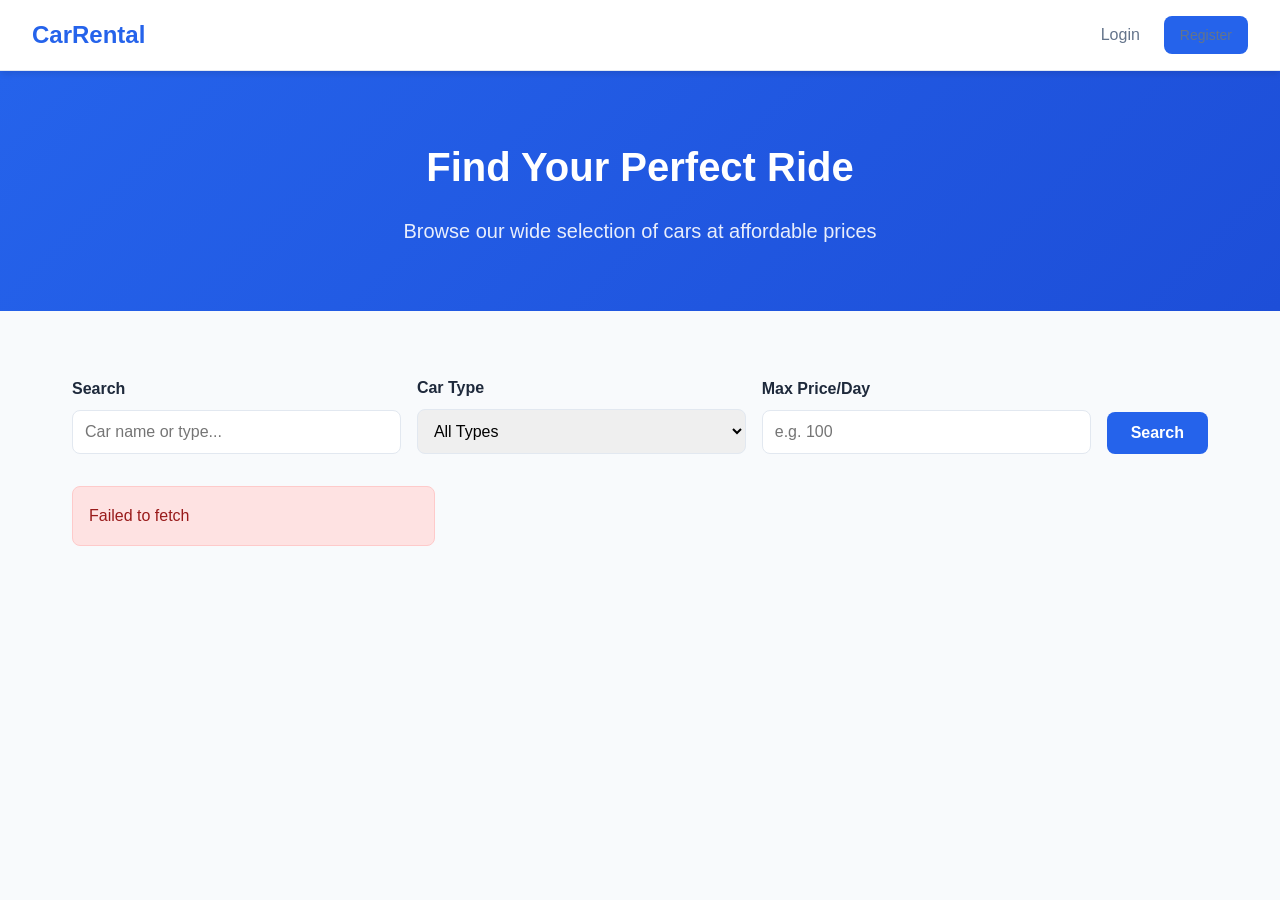
<file: index.html>
<!DOCTYPE html>
<html lang="en">
<head>
    <meta charset="UTF-8">
    <meta name="viewport" content="width=device-width, initial-scale=1.0">
    <title>Car Rental - Find Your Perfect Car</title>
    <link rel="stylesheet" href="css/styles.css">
</head>
<body>
    <nav class="navbar">
        <a href="index.html" class="navbar-brand">CarRental</a>
        <div class="navbar-links" id="authLinks"></div>
    </nav>

    <div class="hero">
        <h1>Find Your Perfect Ride</h1>
        <p>Browse our wide selection of cars at affordable prices</p>
    </div>

    <div class="container">
        <div class="filter-bar">
            <div class="form-group">
                <label for="searchInput">Search</label>
                <input type="text" id="searchInput" class="form-control" placeholder="Car name or type...">
            </div>
            <div class="form-group">
                <label for="typeFilter">Car Type</label>
                <select id="typeFilter" class="form-control">
                    <option value="">All Types</option>
                    <option value="SUV">SUV</option>
                    <option value="Sedan">Sedan</option>
                    <option value="Sports">Sports</option>
                </select>
            </div>
            <div class="form-group">
                <label for="maxPriceFilter">Max Price/Day</label>
                <input type="number" id="maxPriceFilter" class="form-control" placeholder="e.g. 100">
            </div>
            <button class="btn btn-primary" onclick="loadCars()">Search</button>
        </div>

        <div id="carsContainer" class="grid"></div>
    </div>

    <script src="js/api.js"></script>
    <script src="js/cars.js"></script>
    <script>
        updateNavbar();
        loadCars();
    </script>
</body>
</html>
</file>
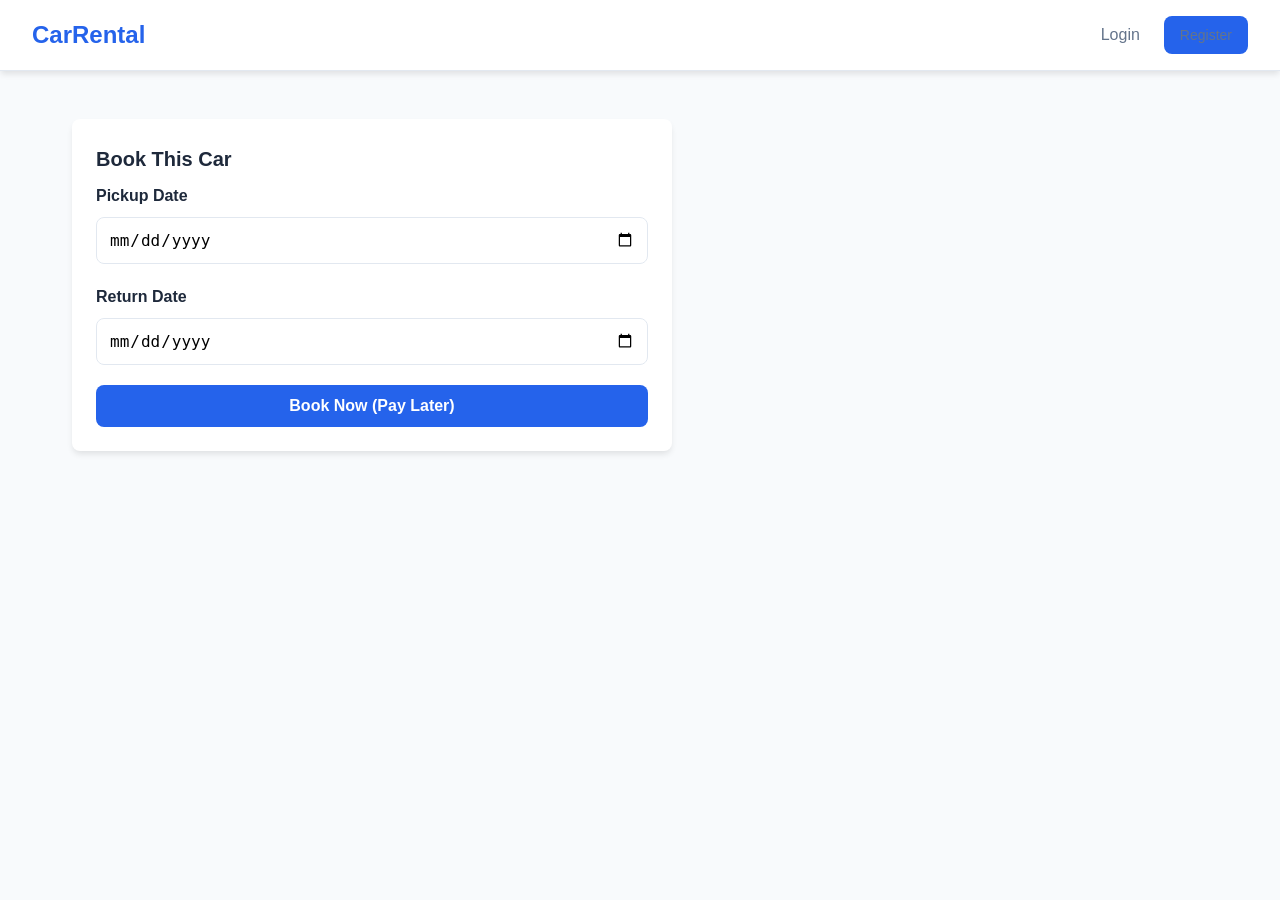
<file: car-detail.html>
<!DOCTYPE html>
<html lang="en">
<head>
    <meta charset="UTF-8">
    <meta name="viewport" content="width=device-width, initial-scale=1.0">
    <title>Car Details - Car Rental</title>
    <link rel="stylesheet" href="css/styles.css">
</head>
<body>
    <nav class="navbar">
        <a href="index.html" class="navbar-brand">CarRental</a>
        <div class="navbar-links" id="authLinks"></div>
    </nav>

    <div class="container">
        <div id="carDetails"></div>

        <div class="card mt-2" style="max-width: 600px;">
            <div class="card-body">
                <h3 class="card-title">Book This Car</h3>
                <div id="bookingAlert"></div>
                <form id="bookingForm">
                    <div class="form-group">
                        <label for="startDate">Pickup Date</label>
                        <input type="date" id="startDate" class="form-control" required>
                    </div>
                    <div class="form-group">
                        <label for="endDate">Return Date</label>
                        <input type="date" id="endDate" class="form-control" required>
                    </div>
                    <div id="pricePreview" class="mb-2" style="font-weight: 600; color: var(--primary);"></div>
                    <button type="submit" class="btn btn-primary" style="width: 100%;">Book Now (Pay Later)</button>
                </form>
            </div>
        </div>
    </div>

    <script src="js/api.js"></script>
    <script src="js/booking.js"></script>
    <script>
        updateNavbar();
        loadCarDetail();
    </script>
</body>
</html>
</file>
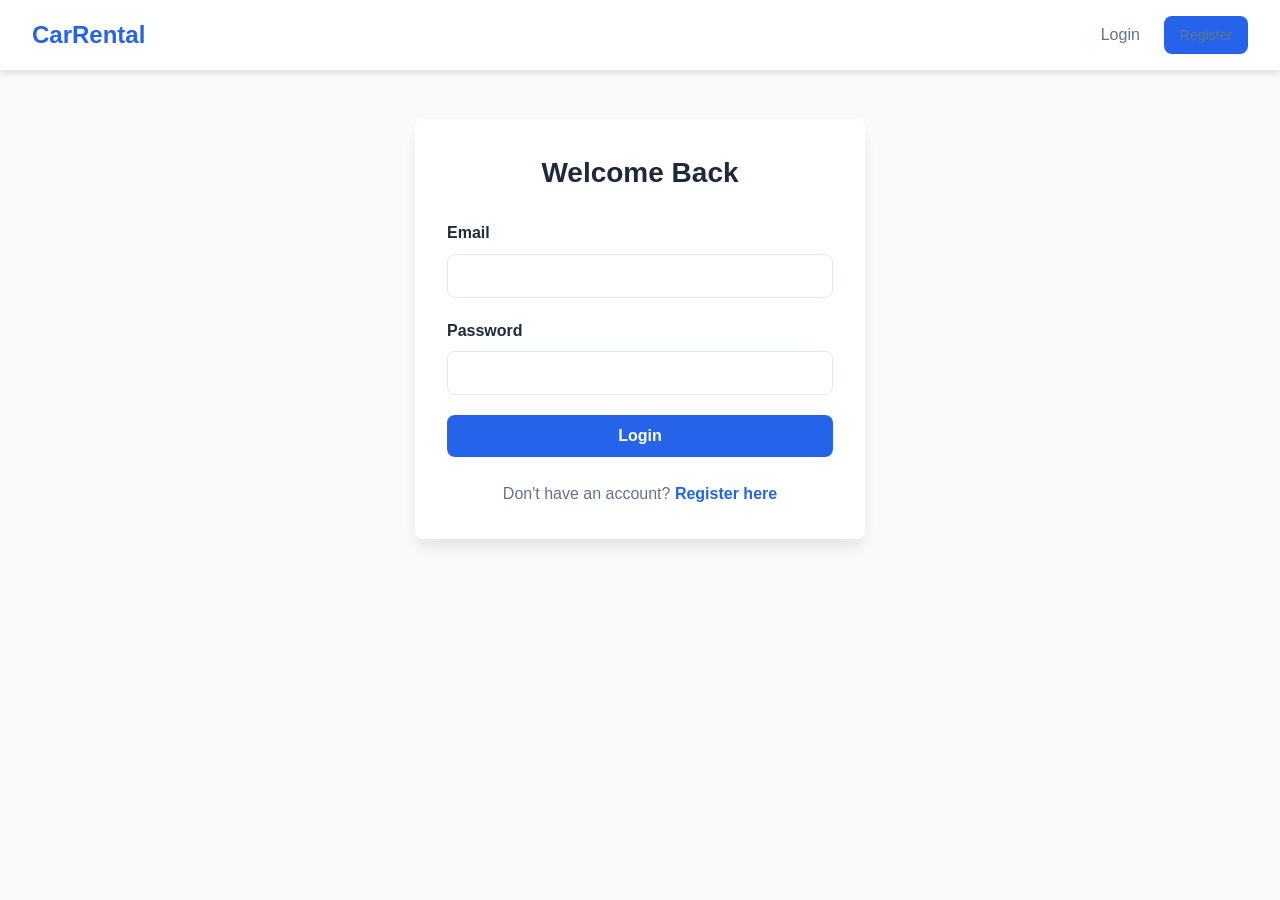
<file: my-bookings.html>
<!DOCTYPE html>
<html lang="en">
<head>
    <meta charset="UTF-8">
    <meta name="viewport" content="width=device-width, initial-scale=1.0">
    <title>My Bookings - Car Rental</title>
    <link rel="stylesheet" href="css/styles.css">
</head>
<body>
    <nav class="navbar">
        <a href="index.html" class="navbar-brand">CarRental</a>
        <div class="navbar-links" id="authLinks"></div>
    </nav>

    <div class="container">
        <h2 style="margin-bottom: 1.5rem;">My Bookings</h2>
        <div id="bookingsContainer" class="table-container"></div>
    </div>

    <script src="js/api.js"></script>
    <script src="js/booking.js"></script>
    <script>
        updateNavbar();
        requireAuth();
        loadMyBookings();
    </script>
</body>
</html>
</file>
<file: css/styles.css>
/* ===== CSS Variables ===== */
:root {
    --primary: #2563eb;
    --primary-dark: #1d4ed8;
    --secondary: #64748b;
    --success: #10b981;
    --danger: #ef4444;
    --warning: #f59e0b;
    --light: #f8fafc;
    --dark: #1e293b;
    --white: #ffffff;
    --border: #e2e8f0;
    --shadow: 0 4px 6px -1px rgba(0, 0, 0, 0.1);
    --shadow-lg: 0 10px 15px -3px rgba(0, 0, 0, 0.1);
    --radius: 8px;
}

/* ===== Reset & Base ===== */
* {
    margin: 0;
    padding: 0;
    box-sizing: border-box;
}

body {
    font-family: 'Segoe UI', Tahoma, Geneva, Verdana, sans-serif;
    background: var(--light);
    color: var(--dark);
    line-height: 1.6;
}

a {
    text-decoration: none;
    color: inherit;
}

/* ===== Navbar ===== */
.navbar {
    background: var(--white);
    border-bottom: 1px solid var(--border);
    padding: 1rem 2rem;
    display: flex;
    justify-content: space-between;
    align-items: center;
    position: sticky;
    top: 0;
    z-index: 100;
    box-shadow: var(--shadow);
}

.navbar-brand {
    font-size: 1.5rem;
    font-weight: 700;
    color: var(--primary);
}

.navbar-links {
    display: flex;
    gap: 1.5rem;
    align-items: center;
}

.navbar-links a {
    font-weight: 500;
    color: var(--secondary);
    transition: color 0.2s;
}

.navbar-links a:hover {
    color: var(--primary);
}

.navbar-links .btn {
    padding: 0.5rem 1rem;
    border-radius: var(--radius);
}

/* ===== Buttons ===== */
.btn {
    display: inline-flex;
    align-items: center;
    justify-content: center;
    padding: 0.75rem 1.5rem;
    border: none;
    border-radius: var(--radius);
    font-size: 1rem;
    font-weight: 600;
    cursor: pointer;
    transition: all 0.2s;
}

.btn-primary {
    background: var(--primary);
    color: var(--white);
}

.btn-primary:hover {
    background: var(--primary-dark);
}

.btn-success {
    background: var(--success);
    color: var(--white);
}

.btn-danger {
    background: var(--danger);
    color: var(--white);
}

.btn-warning {
    background: var(--warning);
    color: var(--white);
}

.btn-secondary {
    background: var(--secondary);
    color: var(--white);
}

.btn-outline {
    background: transparent;
    border: 2px solid var(--primary);
    color: var(--primary);
}

.btn-outline:hover {
    background: var(--primary);
    color: var(--white);
}

.btn-sm {
    padding: 0.4rem 0.8rem;
    font-size: 0.875rem;
}

/* ===== Container & Grid ===== */
.container {
    max-width: 1200px;
    margin: 0 auto;
    padding: 2rem;
}

.grid {
    display: grid;
    grid-template-columns: repeat(auto-fill, minmax(300px, 1fr));
    gap: 1.5rem;
}

/* ===== Cards ===== */
.card {
    background: var(--white);
    border-radius: var(--radius);
    box-shadow: var(--shadow);
    overflow: hidden;
    transition: transform 0.2s, box-shadow 0.2s;
}

.card:hover {
    transform: translateY(-4px);
    box-shadow: var(--shadow-lg);
}

.card-image {
    width: 100%;
    height: 200px;
    object-fit: cover;
}

.card-body {
    padding: 1.5rem;
}

.card-title {
    font-size: 1.25rem;
    font-weight: 700;
    margin-bottom: 0.5rem;
}

.card-text {
    color: var(--secondary);
    margin-bottom: 1rem;
}

.card-footer {
    padding: 1rem 1.5rem;
    border-top: 1px solid var(--border);
    display: flex;
    justify-content: space-between;
    align-items: center;
}

.price {
    font-size: 1.25rem;
    font-weight: 700;
    color: var(--primary);
}

/* ===== Forms ===== */
.form-container {
    max-width: 450px;
    margin: 3rem auto;
    background: var(--white);
    padding: 2rem;
    border-radius: var(--radius);
    box-shadow: var(--shadow-lg);
}

.form-title {
    text-align: center;
    margin-bottom: 1.5rem;
    font-size: 1.75rem;
}

.form-group {
    margin-bottom: 1.25rem;
}

.form-group label {
    display: block;
    margin-bottom: 0.5rem;
    font-weight: 600;
}

.form-control {
    width: 100%;
    padding: 0.75rem;
    border: 1px solid var(--border);
    border-radius: var(--radius);
    font-size: 1rem;
    transition: border-color 0.2s;
}

.form-control:focus {
    outline: none;
    border-color: var(--primary);
}

.form-footer {
    text-align: center;
    margin-top: 1.5rem;
    color: var(--secondary);
}

.form-footer a {
    color: var(--primary);
    font-weight: 600;
}

/* ===== Tables ===== */
.table-container {
    overflow-x: auto;
}

.table {
    width: 100%;
    border-collapse: collapse;
    background: var(--white);
    border-radius: var(--radius);
    overflow: hidden;
    box-shadow: var(--shadow);
}

.table th,
.table td {
    padding: 1rem;
    text-align: left;
    border-bottom: 1px solid var(--border);
}

.table th {
    background: var(--dark);
    color: var(--white);
    font-weight: 600;
    text-transform: uppercase;
    font-size: 0.875rem;
}

.table tr:hover {
    background: var(--light);
}

/* ===== Status Badges ===== */
.badge {
    display: inline-block;
    padding: 0.35rem 0.75rem;
    border-radius: 9999px;
    font-size: 0.75rem;
    font-weight: 600;
    text-transform: uppercase;
}

.badge-pending {
    background: #fef3c7;
    color: #92400e;
}

.badge-confirmed {
    background: #d1fae5;
    color: #065f46;
}

.badge-cancelled {
    background: #fee2e2;
    color: #991b1b;
}

.badge-completed {
    background: #dbeafe;
    color: #1e40af;
}

/* ===== Alerts ===== */
.alert {
    padding: 1rem;
    border-radius: var(--radius);
    margin-bottom: 1rem;
}

.alert-error {
    background: #fee2e2;
    color: #991b1b;
    border: 1px solid #fecaca;
}

.alert-success {
    background: #d1fae5;
    color: #065f46;
    border: 1px solid #a7f3d0;
}

/* ===== Search & Filter Bar ===== */
.filter-bar {
    display: flex;
    gap: 1rem;
    flex-wrap: wrap;
    margin-bottom: 2rem;
    align-items: end;
}

.filter-bar .form-group {
    margin-bottom: 0;
    flex: 1;
    min-width: 150px;
}

/* ===== Admin Layout ===== */
.admin-grid {
    display: grid;
    grid-template-columns: 250px 1fr;
    min-height: calc(100vh - 70px);
}

.sidebar {
    background: var(--dark);
    color: var(--white);
    padding: 2rem 1rem;
}

.sidebar a {
    display: block;
    padding: 0.75rem 1rem;
    border-radius: var(--radius);
    margin-bottom: 0.5rem;
    transition: background 0.2s;
}

.sidebar a:hover,
.sidebar a.active {
    background: rgba(255, 255, 255, 0.1);
}

.admin-content {
    padding: 2rem;
    background: var(--light);
}

.stats-grid {
    display: grid;
    grid-template-columns: repeat(auto-fit, minmax(200px, 1fr));
    gap: 1.5rem;
    margin-bottom: 2rem;
}

.stat-card {
    background: var(--white);
    padding: 1.5rem;
    border-radius: var(--radius);
    box-shadow: var(--shadow);
}

.stat-card h3 {
    font-size: 2rem;
    color: var(--primary);
}

.stat-card p {
    color: var(--secondary);
}

/* ===== Modal ===== */
.modal-overlay {
    position: fixed;
    inset: 0;
    background: rgba(0, 0, 0, 0.5);
    display: none;
    justify-content: center;
    align-items: center;
    z-index: 200;
}

.modal-overlay.active {
    display: flex;
}

.modal {
    background: var(--white);
    border-radius: var(--radius);
    width: 90%;
    max-width: 500px;
    max-height: 90vh;
    overflow-y: auto;
    padding: 2rem;
}

.modal-header {
    display: flex;
    justify-content: space-between;
    align-items: center;
    margin-bottom: 1.5rem;
}

.modal-title {
    font-size: 1.5rem;
}

.modal-close {
    background: none;
    border: none;
    font-size: 1.5rem;
    cursor: pointer;
    color: var(--secondary);
}

/* ===== Hero Section ===== */
.hero {
    background: linear-gradient(135deg, var(--primary) 0%, var(--primary-dark) 100%);
    color: var(--white);
    padding: 4rem 2rem;
    text-align: center;
    margin-bottom: 2rem;
}

.hero h1 {
    font-size: 2.5rem;
    margin-bottom: 1rem;
}

.hero p {
    font-size: 1.25rem;
    opacity: 0.9;
}

/* ===== Responsive ===== */
@media (max-width: 768px) {
    .navbar {
        flex-direction: column;
        gap: 1rem;
    }

    .admin-grid {
        grid-template-columns: 1fr;
    }

    .sidebar {
        display: flex;
        overflow-x: auto;
        padding: 1rem;
    }

    .sidebar a {
        white-space: nowrap;
        margin-bottom: 0;
        margin-right: 0.5rem;
    }

    .filter-bar {
        flex-direction: column;
    }

    .filter-bar .form-group {
        width: 100%;
    }

    .grid {
        grid-template-columns: 1fr;
    }
}

/* ===== Utility ===== */
.text-center {
    text-align: center;
}

.mt-2 {
    margin-top: 1rem;
}

.mb-2 {
    margin-bottom: 1rem;
}

.hidden {
    display: none !important;
}

.loading {
    text-align: center;
    padding: 2rem;
    color: var(--secondary);
}

.empty-state {
    text-align: center;
    padding: 3rem;
    color: var(--secondary);
}
</file>
